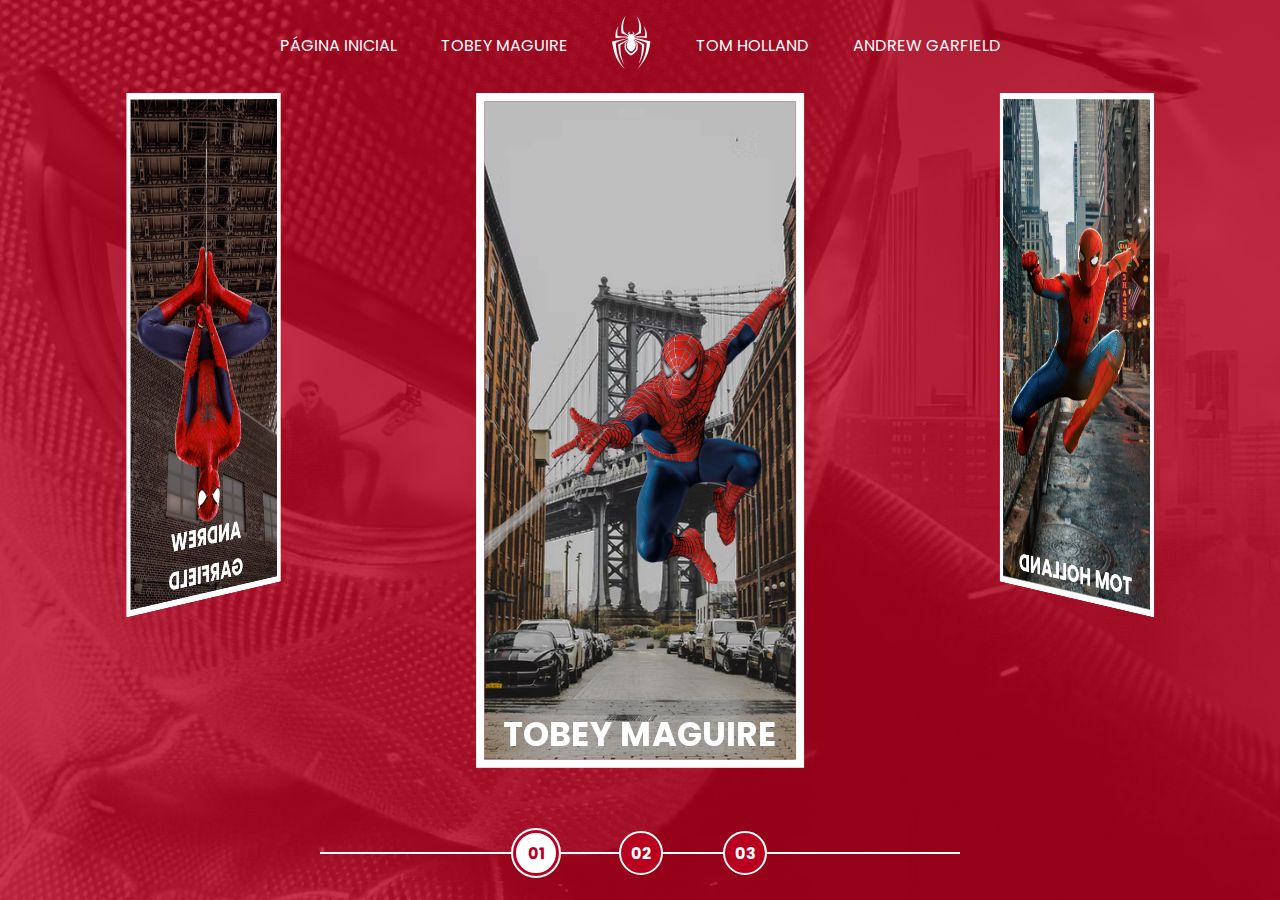
<file: homemaranha/index.html>
<!DOCTYPE html>
<html lang="en">
<head>
  <meta charset="UTF-8">
  <meta http-equiv="X-UA-Compatible" content="IE=edge">
  <meta name="viewport" content="width=device-width, initial-scale=1.0">
  <link rel="stylesheet" href="./assets/css/home-page-styles.css">
  <script src="./assets/scripts/script.js"></script>
  <title>Spider-Man | Multiversos</title>
</head>
<body>
  <nav class="s-menu">
    <ul>
      <li class="s-menu__item">
        <a href="/">Página Inicial</a>
      </li>
      <li class="s-menu__item">
        <a href="#">Tobey Maguire</a>
      </li>
      <li class="s-menu__item s-menu__icon">
        <img src="./assets/images/icons/spider.svg" alt="Spider-Man Multiverse">
      </li>
      <li class="s-menu__item">
        <a href="#">Tom Holland</a>
      </li>
      <li class="s-menu__item">
        <a href="#">Andrew Garfield</a>
      </li>
    </ul>
  </nav>
  <div class="s-container">
    <div class="s-cards-carousel" style="transform: translateZ(-40vw) rotateY(0deg);">
      <a href="./pages/tobey-maguire/spiderman1.html" class="s-card" id="spider-man-01">
        <img class="s-card__background" src="./assets/images/pic-sm-bg-01.jpg">
        <img class="s-card__image" src="./assets/images/spider-man-01.png" alt="Tobey Maguire">
        <h2 class="s-card__title">Tobey Maguire</h2>
      </a>
      <a href="./pages/tom-holland/spiderman1.html" class="s-card" id="spider-man-02">
        <img class="s-card__background" src="./assets/images/pic-sm-bg-02.jpg">
        <img class="s-card__image" src="./assets/images/spider-man-02.png" alt="Tom Holland">
        <h2 class="s-card__title">Tom Holland</h2>
      </a>
      <a href="./pages/andrew-garfield/spiderman1.html" class="s-card" id="spider-man-03">
        <img class="s-card__background" src="./assets/images/pic-sm-bg-03.jpg">
        <img class="s-card__image" src="./assets/images/spider-man-03.png" alt="Andrew Garfield">
        <h2 class="s-card__title">Andrew Garfield</h2>
      </a>
    </div>
  </div>

  <div class="s-controller">
    <div id="1" onclick="selectCarouselItem(this)" class="s-controller__button s-controller__button--active">
      01
    </div>
    <div id="2" onclick="selectCarouselItem(this)" class="s-controller__button">
      02
    </div>
    <div id="3" onclick="selectCarouselItem(this)" class="s-controller__button">
      03
    </div>
    <div class="s-controller__line"></div>
  </div>
</body>
</html>
</file>
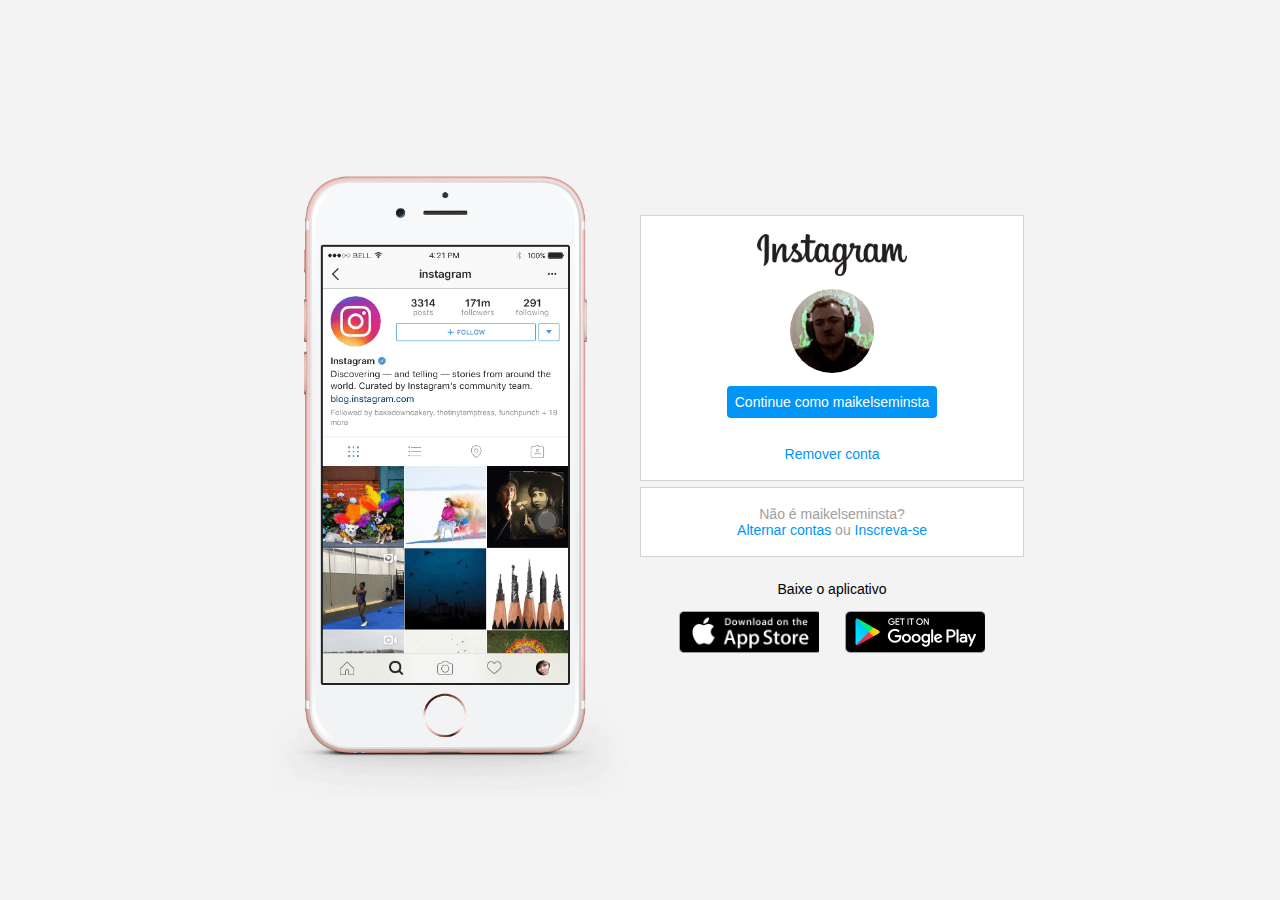
<file: Instaclone/index.html>
<!DOCTYPE html>
<html lang="en">
<head>
    <meta charset="UTF-8">
    <meta name="viewport" content="width=device-width, initial-scale=1.0">
    <link rel="stylesheet" href="style.css">
    <title>Instagram</title>
</head>
<body>
    <div class="instagram-wrapper">
        <div class="instagram-phone">
            <img src="./img/instagram-celular.png" alt="celular">
        </div>
        <div class="instagram-continue">
            <div class="group">
                <img src="./img/instagram-logo.png" class="instagram-logo" alt="instagram logo">
                <div class="profile-photo">
                    <img src="./img/perfil-instagram.jpg" alt="foto de perfil">
                </div>
                <a href="#" class="instagram-login">Continue como maikelseminsta</a>
                <a href="#" class="instagram-logout">Remover conta</a>
            </div>
            <div class="group">
                <p class="not-account">Não é maikelseminsta?</p>
                <p class="not-account">
                    <span class="link-blue">Alternar contas</span>
                    ou
                    <span class="link-blue">Inscreva-se</span>
                </p>
            </div>
            <div class="get-the-app">
                <p class="get-app">Baixe o aplicativo</p>
                <div class="download">
                    <a href="#" class="app-download"></a>
                    <a href="#" class="app-download"></a>
                </div>
            </div>
        </div>
    </div>
</body>
</html>
</file>
<file: Instaclone/style.css>
* {
    padding: 0;
    margin: 0;
    box-sizing: border-box;
    text-decoration: none;
    font-family: sans-serif;
    font-size: 14px;
}

body {
    width: 100%;
    min-height: 100vh;
    background-color: rgb(243, 243, 243);
    margin: 0;
    padding: 0;
    display: flex;
    justify-content: center;
}

.instagram-wrapper {
    display: flex;
    align-items: center;
    justify-content: start;
    width: 60%;
    height: 100vh;
}

.instagram-phone {
    display: flex;
    align-items: center;
    justify-content: center;
    width: 50%;
}

.instagram-phone img {
    height: 50rem;
}

.instagram-continue {
    display: flex;
    align-items: center; /* horizontal */
    justify-content: space-around; /* vertical */
    flex-direction: column;
    width: 50%;
    min-height: 34rem;
}

.group {
    display: flex;
    justify-content: space-between;
    align-items: center;
    flex-direction: column;
    background-color: #ffffff;
    width: 100%;
    padding: 1.3rem 0;
    border: 1px solid lightgray;
}

.group:nth-child(1) {
    min-height: 19rem;
}

.instagram-logo {
    height: 3rem;
}

.profile-photo {
    display: flex;
    justify-content: center;
    align-items: center;
    border-radius: 50%;
    overflow: hidden;
}

.profile-photo img {
    height: 6rem;
}

.instagram-login {
    background-color: #0095f6;
    color: #ffffff;
    padding: 8px;
    border-radius: 4px;
}

.instagram-logout {
    color: #0095f6;
    margin-top: 1rem;
}

.not-account {
    color: rgb(160, 160, 160);
}

.link-blue {
    color: #0095f6;
}

.get-the-app {
    display: flex;
    flex-direction: column;
    align-items: center;
    justify-content: center;
    width: 100%;
    padding: 1.3rem 0;
}

.download {
    display: flex;
    width: 100%;
    justify-content: space-evenly;
    align-items: center;
    padding: 1rem;
}

.app-download {
    height: 3rem;
    width: 10rem;
    background-size: cover;
}

.app-download:nth-child(1) {
    background-image: url('./img/apple-button.png');
}

.app-download:nth-child(2) {
    background-image: url('./img/googleplay-button.png');
}

/* media queries */


@media (max-width: 1024px) {
    .instagram-wrapper {
        width: 90%;
    }
}

@media (max-width: 650px) {
    body {
        background-color: #ffffff;
    }

    .instagram-wrapper {
        width: 90%;
    }

    .instagram-phone {
        display: none;
    }

    .instagram-continue {
        width: 100%;
    }
    
    .group {
        border: 1px solid transparent;
    }
}
</file>
<file: homemaranha/assets/css/home-page-styles.css>
@import url('reset.css');
@import url('global.css');

body {
  background-color: var(--primary-color);
}

body::before {
  content: "";
  background-image: url('../images/spider-man-background.jpg');
  background-repeat: no-repeat;
  background-position: center;
  background-size: cover;
  width: 100%;
  height: 100%;
  position: absolute;
  opacity: 0.2;
  transition: background-image 1s ease-in-out, opacity 1s ease-in-out;
}

.s-menu {
  padding: 1rem 0;
  width: 100%;
  text-align: center;
  position: relative;
}

.s-menu__item {
  display: inline-block;
  text-transform: uppercase;
  margin: 0 1.25rem;
}

.s-menu__icon {
  width: 2.5rem;
  margin: 0 1.25rem;
  vertical-align: middle;
}

.s-container {
  position: relative;
  display: flex;
  align-items: center;
  justify-content: space-evenly;
  perspective: 3000px;
}

.s-card {
  border: 0.5rem solid white;
  width: 100%;
  height: 70vh;
  position: absolute;
  transition: filter .5s ease-in-out;
}

.s-card:nth-child(1) {
  transform: rotateY(0deg) translateZ(50vw);
}

.s-card:nth-child(2) {
  transform: rotateY(120deg) translateZ(50vw);
}

.s-card:nth-child(3) {
  transform: rotateY(240deg) translateZ(50vw);
}

.s-card__background {
  width: 100%;
  height: 100%;
  object-fit: cover;
  position: absolute;
  opacity: 1;
  transition: opacity 1s ease-in-out;
}

.s-card__image {
  width: 100%;
  height: 100%;
  object-fit: contain;
  position: relative;
  transition: 1s ease-in-out;
}

.s-card__title {
  font-size: 2rem;
  text-transform: uppercase;
  text-align: center;
  position: absolute;
  width: 100%;
  bottom: 0;
  transition: bottom 1s ease-in-out;
}

.s-controller {
  position: absolute;
  display: flex;
  justify-content: center;
  align-items: center;
  margin-top: 3rem;
  bottom: 1.5rem;
  width: 100%;
}

.s-controller__button {
  display: flex;
  align-items: center;
  justify-content: center;
  width: 2.5rem;
  height: 2.5rem;
  border: 2px solid white;
  border-radius: 50%;
  background-color: var(--primary-color);
  text-align: center;
  font-size: 1rem;
  font-weight: bold;
  cursor: pointer;
  z-index: 1;
  transition: transform 0.3s ease-in-out;
}

.s-controller__button:hover {
  transform: scale(1.1);
}

.s-controller__button:nth-child(2) {
  margin: 0 3.75rem;
}

.s-controller__button--active {
  background-color: white;
  color: var(--primary-color);
  border: 0.1875rem solid var(--primary-color);
  outline: 0.125rem solid white;
}

.s-controller__line {
  background-color: white;
  width: 50%;
  height: 2px;
  position: absolute;
}

/* Hover Animation */

.s-card--hovered .s-card__background {
  cursor: pointer;
  opacity: 0;
}

.s-card--hovered .s-card__image {
  transform: scale(1.4);
  filter: drop-shadow(30px 10px 4px rgba(0, 0, 0, .5));
}

body#spider-man-01-hovered::before {
  background-image: url('../images/pic-sm-bg-01.jpg');
}

body#spider-man-02-hovered::before {
  background-image: url('../images/pic-sm-bg-02.jpg');
}

body#spider-man-03-hovered::before {
  background-image: url('../images/pic-sm-bg-03.jpg');
}

body[id^="spider-man-"]::before {
  opacity: 1;
}

body[id^="spider-man-"] .s-card:not(.s-card--hovered) {
  filter: grayscale(100%);
}

.s-card--hovered .s-card__title {
  bottom: 50%;
}

.s-cards-carousel {
  display: flex;
  justify-content: center;
  width: calc(100vw / 3 - 10%);
  transform-style: preserve-3d;
  transition: transform 0.4s ease-in;
}
</file>
